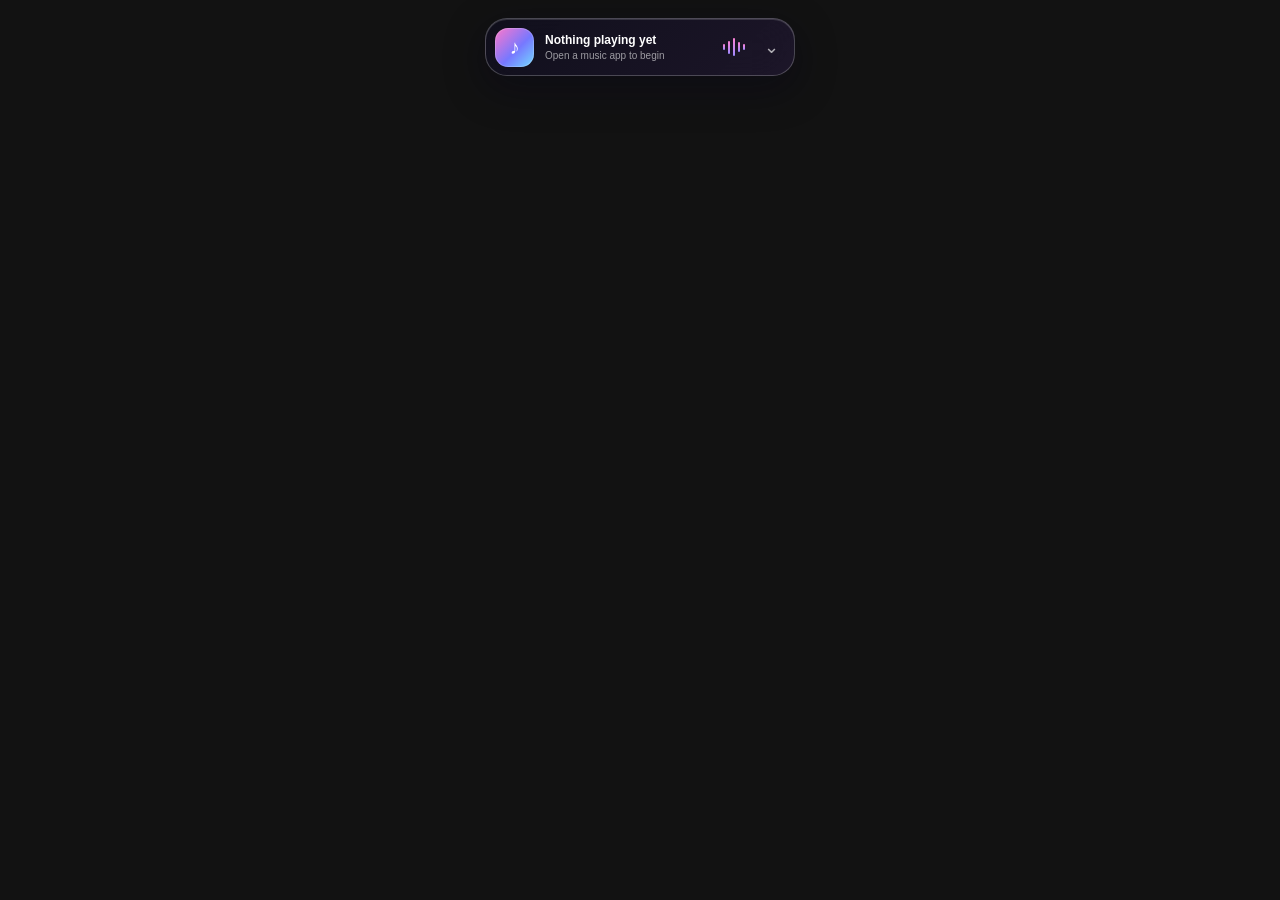
<file: frontend/index.html>
<!doctype html>
<html lang="en">
<head>
  <meta charset="utf-8" />
  <meta name="viewport" content="width=device-width, initial-scale=1" />
  <meta name="theme-color" content="#090914" />
  <title>Desktop Island</title>
  <link rel="stylesheet" href="styles.css" />
</head>
<body>
  <video id="wallpaper-video" class="wallpaper-video" muted loop playsinline></video>
  <iframe id="youtube-wallpaper" class="youtube-wallpaper hidden" title="YouTube music video wallpaper" allow="autoplay; encrypted-media; picture-in-picture" referrerpolicy="strict-origin-when-cross-origin"></iframe>
  <div class="wallpaper-base" id="wallpaper-base"></div>
  <canvas id="ambient-canvas" aria-hidden="true"></canvas>
  <div class="wallpaper-shade"></div>

  <header class="desktop-topline">
    <div class="brand-mark"><span class="brand-orb"></span><span>DESKTOP ISLAND</span></div>
    <div class="desktop-status"><span class="status-dot"></span><span id="status-label">READY FOR YOUR SOUND</span><button id="desktop-exit-top" class="exit-button" title="Exit Desktop Island">×</button></div>
  </header>

  <main class="desktop-scene">
    <section class="clock-block" aria-label="Clock">
      <div class="clock-date" id="date-label">WEDNESDAY · NOV 18</div>
      <time class="clock-time" id="time-label">11:42</time>
      <div class="clock-caption">YOUR DESKTOP, IN FLOW</div>
    </section>

    <section class="music-stage" aria-label="Now playing">
      <div class="stage-eyebrow"><span class="eyebrow-line"></span> SOUND IN MOTION <span class="eyebrow-line"></span></div>
      <div class="album-carousel" id="album-carousel">
        <article class="album-card album-card-back album-card-left" data-depth="left">
          <div class="album-art abstract-art violet-art"><span class="art-sphere"></span><span class="art-orbit"></span></div>
          <div class="card-caption"><span>YOUR MIX</span><b>After Hours</b></div>
        </article>
        <article class="album-card album-card-back album-card-right" data-depth="right">
          <div class="album-art abstract-art coral-art"><span class="art-sphere"></span><span class="art-orbit"></span></div>
          <div class="card-caption"><span>RADAR</span><b>New Frequencies</b></div>
        </article>
        <article class="album-card album-card-main" data-depth="main">
          <div class="album-art main-art" id="main-album-art">
            <img id="album-image" class="hidden" alt="Album cover" />
            <div class="art-placeholder" id="album-placeholder"><span class="placeholder-disc">◉</span><span>NOW<br/>PLAYING</span></div>
            <div class="art-gloss"></div>
          </div>
          <div class="card-caption current-caption"><span id="track-source">DESKTOP PLAYER</span><b id="track-title">Choose your soundtrack</b><small id="track-artist">Your favorite music, right here</small></div>
        </article>
      </div>
      <div class="carousel-indicator"><span class="indicator-active"></span><span></span><span></span><span></span></div>
    </section>
  </main>

  <section class="dynamic-island" id="dynamic-island">
    <button class="island-pill" id="island-toggle" aria-expanded="false" aria-controls="island-panel">
      <span class="island-cover" id="island-cover"><span>♪</span><img id="island-art" class="hidden" alt="" /></span>
      <span class="island-now"><b id="island-title">Nothing playing yet</b><small id="island-artist">Open a music app to begin</small></span>
      <span class="island-wave" id="island-wave" aria-hidden="true"><i></i><i></i><i></i><i></i><i></i></span>
      <span class="island-chevron" id="island-chevron">⌄</span>
    </button>

    <div class="island-panel" id="island-panel" aria-hidden="true">
      <div class="panel-header">
        <div><span class="panel-kicker">YOUR DESKTOP MUSIC HUB</span><h1>Find your next track.</h1></div>
        <button class="icon-button panel-close" id="panel-close" aria-label="Close panel">×</button>
      </div>

      <div class="provider-row" role="tablist" aria-label="Music providers">
        
        <button class="provider-chip" id="provider-chip-spotify" data-provider="spotify"><span class="provider-logo spotify-logo">●</span> Spotify</button>
        <button class="provider-chip active" id="provider-chip-youtube" data-provider="youtube"><span class="provider-logo youtube-logo">▶</span> YouTube</button>
        
      </div>

      <form class="search-box" id="music-search-form">
        <span class="search-symbol">⌕</span>
        <input id="music-search" type="search" placeholder="Search songs, artists, albums..." autocomplete="off" />
        <button type="submit">SEARCH <span>↗</span></button>
      </form>

      <div class="search-results hidden" id="search-results"></div><div class="service-setup hidden" id="service-setup"><input id="youtube-key" type="password" placeholder="YouTube API key" autocomplete="off"><input id="spotify-token" type="password" placeholder="Spotify API access token" autocomplete="off"><button id="save-service-keys">SAVE CONNECTIONS</button></div><div id="spotify-embed" class="spotify-embed hidden"></div>

      <div class="panel-content">
        <section class="now-playing-card">
          <div class="now-playing-head"><span>NOW PLAYING</span><span class="live-indicator"><i></i> LIVE</span></div>
          <div class="now-playing-main">
            <div class="mini-cover" id="mini-cover"><span>♪</span><img id="mini-art" class="hidden" alt="" /></div>
            <div class="playing-meta"><b id="panel-track-title">Choose your soundtrack</b><span id="panel-track-artist">Open a music app to begin</span><div class="progress-rail"><i id="progress-fill"></i></div></div>
          </div>
          <div class="player-footer"><span id="elapsed-time">0:00</span><div class="player-controls">
            <button class="control-button" id="btn-prev" aria-label="Previous track">|◀</button>
            <button class="control-button play-control" id="btn-play" aria-label="Play or pause">▶</button>
            <button class="control-button" id="btn-next" aria-label="Next track">▶|</button>
          </div><span id="duration-time">0:00</span></div>
        </section>

        <section class="video-card">
          <div class="video-card-top"><span>DESKTOP VIDEO</span><span class="video-state"><i></i><span id="video-status">WALLPAPER MODE</span></span></div>
          <div class="video-preview" id="video-preview">
            <span class="video-orb orb-one"></span><span class="video-orb orb-two"></span><span class="video-orb orb-three"></span>
            <div class="video-preview-copy"><span>SONG VISUALS</span><b>Let the music<br/>fill your screen.</b></div>
            <button id="choose-video" class="video-select-button">CHOOSE VIDEO <span>↗</span></button>
          </div>
          <div class="video-card-foot"><span>Muted video keeps your music clear</span><button id="toggle-video-audio" class="sound-switch" aria-pressed="false"><span></span> MUTE</button></div>
        </section>
      </div>

      <section class="tool-view hidden" id="tool-view"><header><b id="tool-view-title"></b><button class="icon-button" id="tool-view-close" aria-label="Close tool">×</button></header><div id="tool-view-content"></div></section>
      <div class="quick-tools">
        <button class="tool-card" data-tool="timer"><span class="tool-icon timer-icon">◷</span><span><b>Focus timer</b><small>25:00 · ready</small></span><span class="tool-arrow">↗</span></button>
        <button class="tool-card" data-tool="notes"><span class="tool-icon notes-icon">✎</span><span><b>Quick notes</b><small>Capture a thought</small></span><span class="tool-arrow">↗</span></button>
        <button class="tool-card" data-tool="calendar"><span class="tool-icon calendar-icon">▦</span><span><b>Calendar</b><small id="calendar-date">Today · 0 events</small></span><span class="tool-arrow">↗</span></button>
        <button class="tool-card" data-tool="system"><span class="tool-icon system-icon">◌</span><span><b>System pulse</b><small>Resource monitor</small></span><span class="tool-arrow">↗</span></button>
      </div>
      <div class="panel-bottom"><span>DESKTOP WIDGETS</span><button id="service-settings">MUSIC CONNECTIONS</button><button id="wallpaper-settings">VIDEO SETTINGS <span>↗</span></button><button id="exit-app">EXIT</button></div>
    </div>
  </section>

  <nav class="desktop-dock" aria-label="Quick actions">
    <button class="dock-button active" data-dock="music"><span>♫</span><small>Music</small></button>
    <button class="dock-button" data-dock="video"><span>▷</span><small>Visuals</small></button>
    <button class="dock-button" data-dock="tools"><span>✧</span><small>Widgets</small></button>
    <button class="dock-button" data-dock="settings"><span>⚙</span><small>Settings</small></button>
    <span class="dock-separator"></span>
    <div class="dock-clock"><b id="dock-time">11:42</b><small id="dock-date">NOV 18</small></div>
  </nav>

  <div class="toast" id="toast" role="status" aria-live="polite"></div>
  <script src="qrc:///qtwebchannel/qwebchannel.js"></script>
  <script src="app.js"></script>
</body>
</html>
</file>
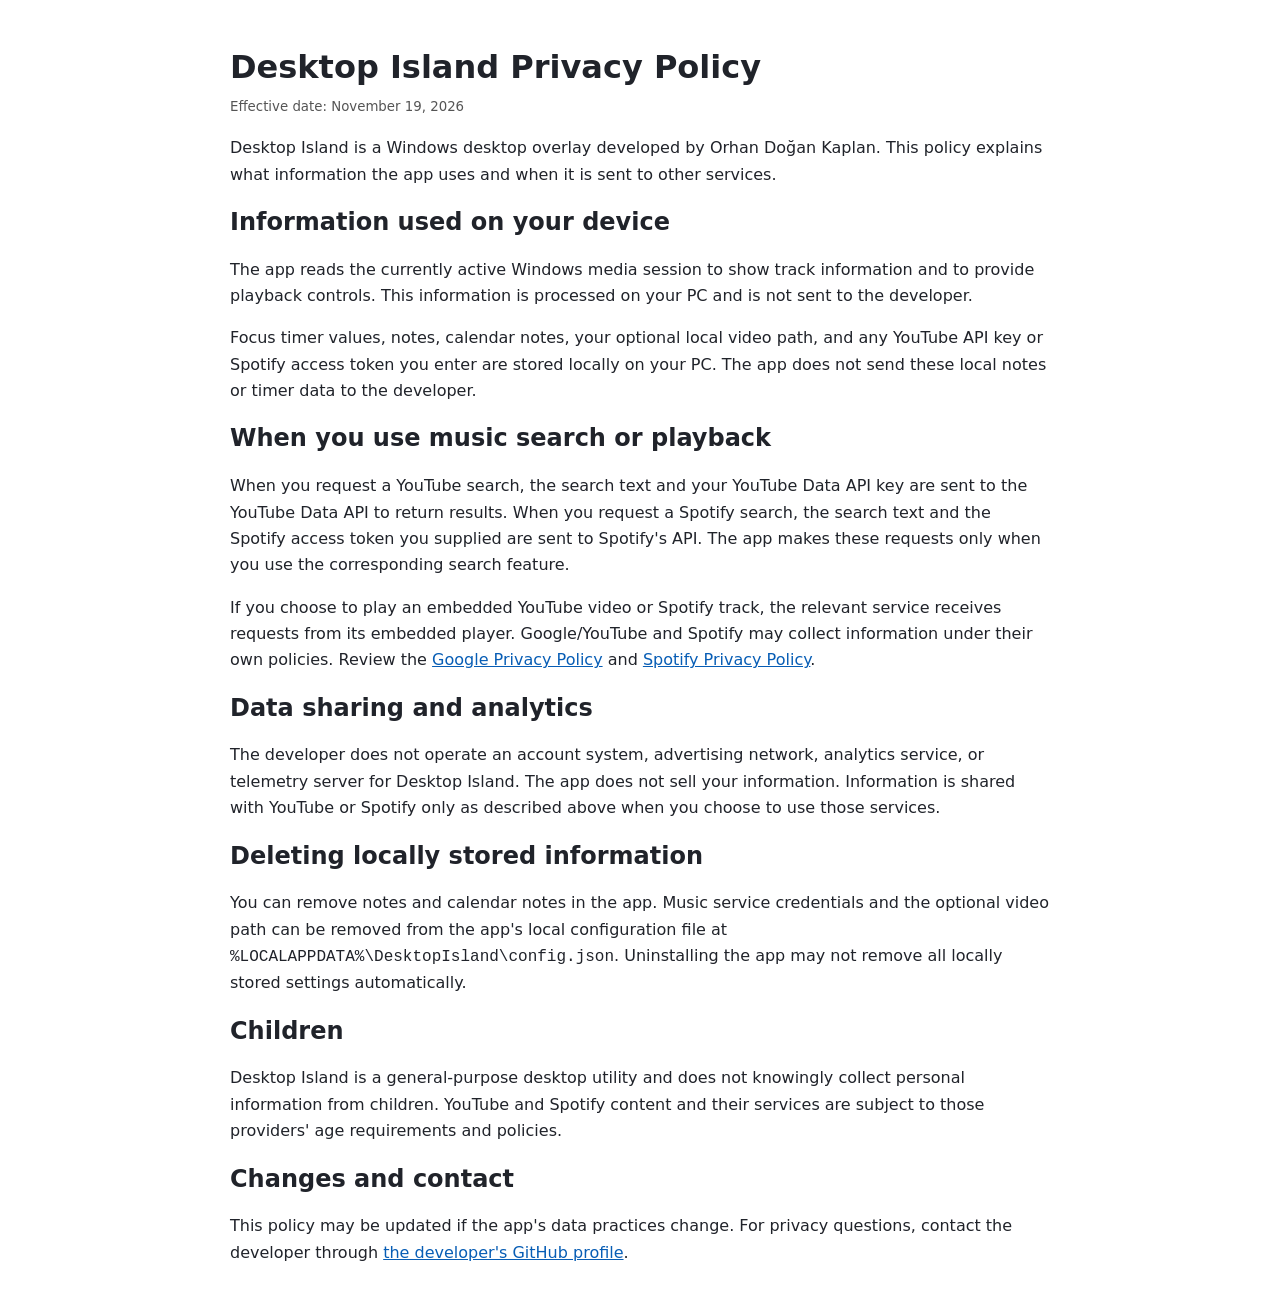
<file: privacy-policy.html>
<!doctype html>
<html lang="en">
<head>
  <meta charset="utf-8">
  <meta name="viewport" content="width=device-width, initial-scale=1">
  <meta name="description" content="Privacy policy for Desktop Island for Windows.">
  <title>Desktop Island Privacy Policy</title>
  <style>
    body{font:16px/1.65 system-ui,-apple-system,"Segoe UI",sans-serif;max-width:820px;margin:48px auto;padding:0 22px;color:#20232a}
    h1,h2{line-height:1.2}h1{margin-bottom:.2em}small{color:#555}a{color:#075db5}
  </style>
</head>
<body>
  <main>
    <h1>Desktop Island Privacy Policy</h1>
    <small>Effective date: November 19, 2026</small>

    <p>Desktop Island is a Windows desktop overlay developed by Orhan Doğan Kaplan. This policy explains what information the app uses and when it is sent to other services.</p>

    <h2>Information used on your device</h2>
    <p>The app reads the currently active Windows media session to show track information and to provide playback controls. This information is processed on your PC and is not sent to the developer.</p>
    <p>Focus timer values, notes, calendar notes, your optional local video path, and any YouTube API key or Spotify access token you enter are stored locally on your PC. The app does not send these local notes or timer data to the developer.</p>

    <h2>When you use music search or playback</h2>
    <p>When you request a YouTube search, the search text and your YouTube Data API key are sent to the YouTube Data API to return results. When you request a Spotify search, the search text and the Spotify access token you supplied are sent to Spotify's API. The app makes these requests only when you use the corresponding search feature.</p>
    <p>If you choose to play an embedded YouTube video or Spotify track, the relevant service receives requests from its embedded player. Google/YouTube and Spotify may collect information under their own policies. Review the <a href="https://policies.google.com/privacy">Google Privacy Policy</a> and <a href="https://www.spotify.com/legal/privacy-policy/">Spotify Privacy Policy</a>.</p>

    <h2>Data sharing and analytics</h2>
    <p>The developer does not operate an account system, advertising network, analytics service, or telemetry server for Desktop Island. The app does not sell your information. Information is shared with YouTube or Spotify only as described above when you choose to use those services.</p>

    <h2>Deleting locally stored information</h2>
    <p>You can remove notes and calendar notes in the app. Music service credentials and the optional video path can be removed from the app's local configuration file at <code>%LOCALAPPDATA%\DesktopIsland\config.json</code>. Uninstalling the app may not remove all locally stored settings automatically.</p>

    <h2>Children</h2>
    <p>Desktop Island is a general-purpose desktop utility and does not knowingly collect personal information from children. YouTube and Spotify content and their services are subject to those providers' age requirements and policies.</p>

    <h2>Changes and contact</h2>
    <p>This policy may be updated if the app's data practices change. For privacy questions, contact the developer through <a href="https://github.com/orhandogankaplan">the developer's GitHub profile</a>.</p>
  </main>
</body>
</html>
</file>
<file: frontend/styles.css>
:root {
  color-scheme: dark;
  --ink: #f8f7ff;
  --muted: rgba(239, 235, 255, .64);
  --soft: rgba(239, 235, 255, .38);
  --glass: rgba(22, 18, 38, .77);
  --glass-strong: rgba(19, 16, 32, .92);
  --line: rgba(255,255,255,.14);
  --pink: #ff5fc8;
  --violet: #a279ff;
  --cyan: #69e6ff;
  --lime: #b8f47c;
  --shadow: 0 34px 120px rgba(8, 5, 23, .5);
}

* { box-sizing: border-box; }
html, body { width: 100%; height: 100%; margin: 0; overflow: hidden; }
body {
  color: var(--ink);
  font-family: "Segoe UI Variable", "Segoe UI", Inter, sans-serif;
  background: #171526;
  user-select: none;
  -webkit-font-smoothing: antialiased;
}
button, input { font: inherit; }
button { color: inherit; }
.hidden { display: none !important; }

.wallpaper-base, .wallpaper-video, #ambient-canvas, .wallpaper-shade {
  position: fixed; inset: 0; width: 100%; height: 100%; pointer-events: none;
}
.wallpaper-video { z-index: 0; object-fit: cover; opacity: .9; }
.wallpaper-base {
  z-index: -3;
  background:
    radial-gradient(ellipse at 80% 16%, rgba(255,109,212,.9), transparent 25%),
    radial-gradient(ellipse at 16% 86%, rgba(108,93,255,.78), transparent 34%),
    radial-gradient(ellipse at 50% 50%, rgba(39,69,141,.56), transparent 44%),
    linear-gradient(124deg, #24163c 0%, #32225f 36%, #111b3b 67%, #321b50 100%);
  overflow: hidden;
}
.wallpaper-base::before, .wallpaper-base::after {
  content: ""; position: absolute; width: 76vw; height: 30vw; border-radius: 50%;
  filter: blur(42px); opacity: .42; transform: rotate(-22deg);
}
.wallpaper-base::before { background: linear-gradient(90deg, transparent, #fa52ce, #836aff, transparent); left: -12vw; top: 27vh; }
.wallpaper-base::after { background: linear-gradient(90deg, transparent, #ff9a75, #9f6dff, transparent); right: -20vw; bottom: 6vh; transform: rotate(18deg); }
#ambient-canvas { z-index: 1; opacity: .72; }
.wallpaper-shade { z-index: 2; background: linear-gradient(180deg, rgba(10,8,23,.12), transparent 34%, rgba(7,6,17,.24)); }

.desktop-topline { position: fixed; z-index: 5; top: 25px; left: 36px; right: 36px; display: flex; justify-content: space-between; align-items: center; pointer-events: none; }
.brand-mark, .desktop-status { display: flex; align-items: center; gap: 10px; color: rgba(255,255,255,.65); font-size: 10px; letter-spacing: .22em; font-weight: 700; text-shadow: 0 2px 16px rgba(0,0,0,.4); }
.brand-orb { width: 9px; height: 9px; border-radius: 50%; background: #ff75d6; box-shadow: 0 0 18px #ff69cf, 0 0 34px rgba(180,118,255,.8); }
.status-dot { width: 6px; height: 6px; border-radius: 50%; background: var(--lime); box-shadow: 0 0 12px var(--lime); }

.desktop-scene { position: fixed; inset: 0; z-index: 3; pointer-events: none; }
.clock-block { position: absolute; top: 16.5vh; right: clamp(8vw, 13vw, 240px); text-align: right; perspective: 700px; animation: clock-hover 9s ease-in-out infinite; }
.clock-date { color: rgba(255,255,255,.77); font-size: 11px; font-weight: 650; letter-spacing: .34em; text-transform: uppercase; margin: 0 4px 3px 0; }
.clock-time { display: block; font-size: clamp(72px, 8.6vw, 140px); font-weight: 250; letter-spacing: -.09em; line-height: .95; color: #fff9ff; text-shadow: 0 5px 34px rgba(13,10,30,.28), 0 0 60px rgba(253,183,255,.16); font-variant-numeric: tabular-nums; }
.clock-caption { margin: 11px 7px 0 0; color: rgba(246,224,255,.64); font-size: 10px; font-weight: 700; letter-spacing: .27em; }

.music-stage { position: absolute; left: 50%; top: 29%; width: min(820px, 72vw); transform: translateX(-50%); text-align: center; perspective: 1300px; }
.stage-eyebrow { display: flex; justify-content: center; align-items: center; gap: 13px; color: rgba(252,239,255,.72); font-size: 9px; letter-spacing: .31em; font-weight: 750; text-shadow: 0 3px 12px rgba(0,0,0,.4); }
.eyebrow-line { display: inline-block; width: 32px; height: 1px; background: linear-gradient(90deg, transparent, rgba(255,255,255,.8)); }
.eyebrow-line:last-child { transform: rotate(180deg); }
.album-carousel { position: relative; height: clamp(290px, 34vw, 470px); display: flex; align-items: center; justify-content: center; transform-style: preserve-3d; margin-top: 24px; }
.album-card { position: absolute; width: clamp(190px, 20vw, 270px); border-radius: 24px; padding: 10px; text-align: left; overflow: hidden; background: linear-gradient(145deg, rgba(255,255,255,.27), rgba(255,255,255,.08)); border: 1px solid rgba(255,255,255,.3); box-shadow: 0 32px 72px rgba(8,6,24,.36), inset 0 1px 1px rgba(255,255,255,.36); transform-style: preserve-3d; transition: transform .7s cubic-bezier(.2,.8,.2,1), filter .6s ease; backdrop-filter: blur(16px); -webkit-backdrop-filter: blur(16px); }
.album-card-main { z-index: 3; transform: translateZ(80px) rotateY(-3deg) rotateX(2deg); }
.album-card-left { z-index: 1; transform: translateX(-72%) translateZ(-65px) rotateY(28deg) rotateX(4deg) scale(.84); filter: brightness(.72) saturate(.9); }
.album-card-right { z-index: 1; transform: translateX(72%) translateZ(-65px) rotateY(-28deg) rotateX(4deg) scale(.84); filter: brightness(.72) saturate(.9); }
.album-carousel:hover .album-card-main { transform: translateZ(100px) rotateY(-7deg) rotateX(4deg) translateY(-4px); }
.album-carousel:hover .album-card-left { transform: translateX(-79%) translateZ(-90px) rotateY(33deg) rotateX(6deg) scale(.83); }
.album-carousel:hover .album-card-right { transform: translateX(79%) translateZ(-90px) rotateY(-33deg) rotateX(6deg) scale(.83); }
.album-art { position: relative; aspect-ratio: 1 / 1; border-radius: 16px; overflow: hidden; background: #423066; box-shadow: inset 0 0 0 1px rgba(255,255,255,.15); transform: translateZ(22px); }
.main-art { background: radial-gradient(circle at 72% 24%, #ffdb80, transparent 16%), radial-gradient(circle at 35% 76%, #f35bbd, transparent 38%), linear-gradient(135deg, #3944a8, #f26aa8 52%, #ffbe72); }
.main-art img { width: 100%; height: 100%; object-fit: cover; display: block; }
.art-placeholder { position: absolute; inset: 0; display: flex; flex-direction: column; align-items: center; justify-content: center; gap: 12px; color: rgba(255,255,255,.9); font-size: 9px; letter-spacing: .28em; font-weight: 800; text-align: center; text-shadow: 0 4px 14px rgba(35,8,48,.28); }
.placeholder-disc { font-size: 90px; line-height: .8; font-weight: 200; filter: drop-shadow(0 8px 16px rgba(44,8,74,.35)); }
.art-gloss { position: absolute; inset: -40% -50% auto auto; width: 100%; height: 120%; background: linear-gradient(120deg, transparent 38%, rgba(255,255,255,.3) 50%, transparent 61%); transform: rotate(14deg); pointer-events: none; }
.abstract-art { height: auto; }
.violet-art { background: radial-gradient(circle at 65% 40%, #ffc7ed, transparent 14%), radial-gradient(ellipse at 40% 55%, #9c68ff, transparent 38%), linear-gradient(145deg,#242d78,#501e72 55%,#ff66c6); }
.coral-art { background: radial-gradient(circle at 68% 32%, #fff2bb, transparent 17%), radial-gradient(ellipse at 30% 80%, #ff907a, transparent 35%), linear-gradient(140deg,#ed4f9d,#883ad1 60%,#352a76); }
.art-sphere { position: absolute; left: 34%; top: 26%; width: 35%; aspect-ratio: 1; border-radius: 50%; background: linear-gradient(150deg,rgba(255,255,255,.83),rgba(250,177,244,.18) 48%,rgba(32,14,83,.78)); box-shadow: inset -18px -12px 28px rgba(10,6,48,.44), 0 0 34px rgba(255,154,234,.48); }
.art-orbit { position: absolute; left: 11%; top: 38%; width: 78%; height: 26%; border: 1px solid rgba(255,255,255,.64); border-radius: 50%; transform: rotate(-28deg); box-shadow: 0 0 12px rgba(255,255,255,.28); }
.card-caption { padding: 13px 8px 9px; display: flex; flex-direction: column; gap: 4px; transform: translateZ(30px); }
.card-caption span { font-size: 8px; letter-spacing: .2em; color: rgba(255,255,255,.62); font-weight: 750; }
.card-caption b { font-size: 14px; letter-spacing: -.02em; font-weight: 700; white-space: nowrap; overflow: hidden; text-overflow: ellipsis; }
.card-caption small { color: rgba(255,255,255,.6); font-size: 10px; }
.carousel-indicator { display: flex; justify-content: center; gap: 6px; margin: 7px auto 0; }
.carousel-indicator span { height: 4px; width: 4px; border-radius: 5px; background: rgba(255,255,255,.48); }
.carousel-indicator .indicator-active { width: 22px; background: #fff; box-shadow: 0 0 12px rgba(255,255,255,.72); }

.dynamic-island { position: fixed; z-index: 20; top: 19px; left: 50%; width: min(760px, calc(100vw - 30px)); transform: translateX(-50%); perspective: 1200px; }
.island-pill { width: fit-content; min-width: 310px; max-width: min(470px, calc(100vw - 30px)); height: 58px; margin: 0 auto; padding: 8px 13px 8px 9px; display: flex; align-items: center; gap: 11px; border-radius: 22px; color: #fff; text-align: left; background: linear-gradient(135deg,rgba(16,15,29,.9),rgba(31,23,46,.82)); border: 1px solid rgba(255,255,255,.23); box-shadow: 0 12px 40px rgba(8,5,25,.42), inset 0 1px 0 rgba(255,255,255,.14); backdrop-filter: blur(24px) saturate(1.35); -webkit-backdrop-filter: blur(24px) saturate(1.35); cursor: pointer; transition: width .42s cubic-bezier(.2,.8,.2,1), transform .3s ease, box-shadow .3s ease; }
.island-pill:hover { transform: translateY(-2px); box-shadow: 0 16px 48px rgba(9,5,25,.5), 0 0 24px rgba(190,113,255,.16), inset 0 1px 0 rgba(255,255,255,.2); }
.island-cover { width: 39px; height: 39px; flex: 0 0 39px; border-radius: 13px; display: grid; place-items: center; overflow: hidden; color: #fff; font-size: 20px; background: linear-gradient(135deg,#ff77ca,#7778ff 56%,#73d9ff); box-shadow: inset 0 0 0 1px rgba(255,255,255,.18); }
.island-cover img { width: 100%; height: 100%; object-fit: cover; }
.island-now { flex: 1; min-width: 0; display: flex; flex-direction: column; gap: 3px; }
.island-now b { font-size: 12px; font-weight: 650; white-space: nowrap; overflow: hidden; text-overflow: ellipsis; }
.island-now small { font-size: 10px; color: rgba(255,255,255,.58); white-space: nowrap; overflow: hidden; text-overflow: ellipsis; }
.island-wave { height: 23px; display: flex; gap: 3px; align-items: center; margin: 0 5px; }
.island-wave i { width: 2px; height: 6px; border-radius: 3px; background: linear-gradient(180deg,#ff81d6,#9e8aff); animation: wave 1.1s ease-in-out infinite alternate; }
.island-wave i:nth-child(2) { animation-delay: .16s; height: 13px; }
.island-wave i:nth-child(3) { animation-delay: .3s; height: 18px; }
.island-wave i:nth-child(4) { animation-delay: .09s; height: 10px; }
.island-wave i:nth-child(5) { animation-delay: .24s; }
.island-wave.paused i { animation-play-state: paused; transform: scaleY(.4); }
.island-chevron { width: 20px; color: rgba(255,255,255,.66); font-size: 18px; text-align: center; transition: transform .3s ease; }
.dynamic-island.expanded .island-chevron { transform: rotate(180deg); }

.island-panel { position: absolute; top: 68px; left: 50%; width: 100%; padding: 24px; border-radius: 30px; opacity: 0; visibility: hidden; transform: translate(-50%,-9px) rotateX(-5deg) scale(.985); transform-origin: 50% 0; background: linear-gradient(145deg,rgba(20,17,36,.94),rgba(27,22,44,.88)); border: 1px solid rgba(255,255,255,.18); box-shadow: var(--shadow), inset 0 1px 0 rgba(255,255,255,.15); backdrop-filter: blur(34px) saturate(1.35); -webkit-backdrop-filter: blur(34px) saturate(1.35); transition: opacity .28s ease, transform .38s cubic-bezier(.2,.8,.2,1), visibility .28s; pointer-events: none; max-height: min(80vh, 780px); overflow-y: auto; scrollbar-width: thin; scrollbar-color: rgba(255,255,255,.2) transparent; }
.dynamic-island.expanded .island-panel { opacity: 1; visibility: visible; transform: translate(-50%,0) rotateX(0) scale(1); pointer-events: auto; }
.panel-header { display: flex; align-items: flex-start; justify-content: space-between; margin: 1px 2px 19px; }
.panel-kicker { color: #f4a9ec; font-size: 8px; letter-spacing: .23em; font-weight: 800; }
.panel-header h1 { margin: 6px 0 0; font-size: 23px; font-weight: 640; letter-spacing: -.045em; }
.icon-button { border: 1px solid var(--line); width: 32px; height: 32px; border-radius: 11px; background: rgba(255,255,255,.06); color: rgba(255,255,255,.76); font-size: 20px; cursor: pointer; }
.provider-row { display: flex; align-items: center; gap: 7px; margin-bottom: 12px; overflow-x: auto; padding: 1px 1px 4px; scrollbar-width: none; }
.provider-chip { flex: 0 0 auto; height: 30px; padding: 0 11px; border-radius: 99px; border: 1px solid rgba(255,255,255,.12); background: rgba(255,255,255,.055); color: rgba(255,255,255,.7); font-size: 10px; cursor: pointer; transition: .2s; }
.provider-chip:hover, .provider-chip.active { color: #fff; background: rgba(206,145,255,.19); border-color: rgba(220,166,255,.48); box-shadow: 0 0 18px rgba(174,112,255,.1); }
.provider-logo { margin-right: 4px; font-size: 9px; }
.spotify-logo { color: #9eea85; }
.youtube-logo { color: #ff777c; }
.apple-logo { color: #f3c2ff; }
.search-box { display: flex; align-items: center; gap: 11px; height: 48px; padding: 5px 7px 5px 14px; border: 1px solid rgba(255,255,255,.16); border-radius: 15px; background: rgba(255,255,255,.055); box-shadow: inset 0 1px 5px rgba(0,0,0,.12); }
.search-symbol { color: rgba(255,255,255,.55); font-size: 23px; line-height: 1; }
.search-box input { min-width: 0; flex: 1; border: 0; outline: 0; background: transparent; color: #fff; font-size: 12px; }
.search-box input::placeholder { color: rgba(255,255,255,.43); }
.search-box button { height: 34px; padding: 0 12px; border: 0; border-radius: 10px; background: linear-gradient(120deg,#f273ce,#8e7bff); color: #fff; font-size: 9px; font-weight: 800; letter-spacing: .08em; cursor: pointer; box-shadow: 0 5px 18px rgba(188,103,255,.25); }
.search-box button span { padding-left: 7px; font-size: 13px; }

.panel-content { display: grid; grid-template-columns: 1fr 1fr; gap: 11px; margin-top: 13px; }
.now-playing-card, .video-card { min-width: 0; border: 1px solid rgba(255,255,255,.13); border-radius: 20px; background: linear-gradient(140deg,rgba(255,255,255,.075),rgba(255,255,255,.025)); overflow: hidden; }
.now-playing-card { padding: 15px 15px 12px; }
.now-playing-head, .video-card-top { display: flex; align-items: center; justify-content: space-between; color: rgba(255,255,255,.61); font-size: 8px; letter-spacing: .18em; font-weight: 800; }
.live-indicator { color: #a7f19b; display: flex; align-items: center; gap: 5px; font-size: 8px; }
.live-indicator i, .video-state i { display: inline-block; width: 5px; height: 5px; border-radius: 50%; background: #a7f19b; box-shadow: 0 0 9px #8de985; }
.now-playing-main { display: flex; gap: 12px; align-items: center; margin: 16px 0 13px; min-width: 0; }
.mini-cover { width: 55px; height: 55px; flex: 0 0 55px; display: grid; place-items: center; border-radius: 15px; overflow: hidden; color: #fff; font-size: 30px; background: linear-gradient(135deg,#f48bcf,#897bff 55%,#67cced); box-shadow: 0 8px 22px rgba(3,1,10,.27), inset 0 0 0 1px rgba(255,255,255,.2); }
.mini-cover img { width: 100%; height: 100%; object-fit: cover; }
.playing-meta { flex: 1; min-width: 0; display: flex; flex-direction: column; gap: 5px; }
.playing-meta b { font-size: 12px; white-space: nowrap; overflow: hidden; text-overflow: ellipsis; }
.playing-meta > span { font-size: 10px; color: rgba(255,255,255,.58); white-space: nowrap; overflow: hidden; text-overflow: ellipsis; }
.progress-rail { height: 3px; border-radius: 4px; margin-top: 4px; background: rgba(255,255,255,.15); overflow: hidden; }
.progress-rail i { display: block; width: 0; height: 100%; border-radius: inherit; background: linear-gradient(90deg,#8d7aff,#fc72cf); transition: width .3s linear; }
.player-footer { display: grid; grid-template-columns: 1fr auto 1fr; align-items: center; color: rgba(255,255,255,.43); font-size: 8px; font-variant-numeric: tabular-nums; }
.player-footer > span:last-child { text-align: right; }
.player-controls { display: flex; align-items: center; gap: 12px; }
.control-button { border: 0; background: transparent; color: rgba(255,255,255,.76); font-size: 12px; cursor: pointer; padding: 4px; }
.control-button:hover { color: #fff; }
.play-control { width: 29px; height: 29px; display: grid; place-items: center; padding: 0 0 0 2px; border-radius: 50%; color: #231629; background: linear-gradient(135deg,#fff,#f8c7f4); box-shadow: 0 0 16px rgba(255,209,250,.25); }

.video-card { display: flex; flex-direction: column; }
.video-card-top { padding: 15px 14px 8px; }
.video-state { display: flex; align-items: center; gap: 6px; color: rgba(255,255,255,.49); font-size: 7px; letter-spacing: .12em; }
.video-preview { position: relative; height: 112px; margin: 0 9px; border-radius: 13px; overflow: hidden; background: radial-gradient(ellipse at 78% 35%,rgba(255,192,244,.8),transparent 24%), radial-gradient(ellipse at 38% 95%,rgba(252,76,185,.9),transparent 42%), linear-gradient(130deg,#31225f,#aa53ca 55%,#ed71a2); }
.video-preview::before { content:""; position:absolute; inset:0; background:linear-gradient(110deg,rgba(14,11,31,.62),transparent 78%); }
.video-orb { position:absolute; border-radius:50%; filter:blur(2px); border:1px solid rgba(255,255,255,.51); box-shadow:0 0 30px rgba(255,255,255,.2); }
.orb-one { width:106px;height:106px;right:17px;top:7px; background:radial-gradient(circle at 30% 28%,rgba(255,255,255,.8),rgba(252,104,211,.05) 40%,rgba(69,24,130,.45)); }
.orb-two { width:155px;height:42px;right:-13px;top:43px; transform:rotate(-23deg); border-color:rgba(255,218,252,.68); }
.orb-three { width:52px;height:52px;right:54px;top:26px; background:linear-gradient(135deg,rgba(255,246,221,.76),rgba(252,88,213,.15)); }
.video-preview-copy { position: absolute; left: 13px; top: 13px; display: flex; flex-direction: column; gap: 7px; text-shadow: 0 2px 8px rgba(0,0,0,.4); }
.video-preview-copy span { color: rgba(255,255,255,.69); font-size: 7px; letter-spacing: .17em; font-weight: 800; }
.video-preview-copy b { font-size: 14px; line-height: 1.05; letter-spacing: -.03em; }
.video-select-button { position:absolute; z-index:2; right:9px; bottom:8px; height:25px; padding:0 9px; border:1px solid rgba(255,255,255,.38); border-radius:8px; color:#fff; background:rgba(24,17,44,.56); font-size:7px; letter-spacing:.09em; font-weight:800; cursor:pointer; backdrop-filter:blur(8px); }
.video-select-button:hover { background:rgba(255,255,255,.19); }
.video-card-foot { display: flex; justify-content: space-between; align-items: center; gap: 6px; padding: 9px 13px 10px; color: rgba(255,255,255,.49); font-size: 8px; }
.sound-switch { white-space: nowrap; display: flex; align-items: center; gap: 6px; border: 0; background: transparent; color: rgba(255,255,255,.66); font-size: 7px; letter-spacing: .1em; cursor: pointer; }
.sound-switch > span { width: 18px; height: 10px; border-radius: 7px; background: rgba(255,255,255,.21); position: relative; transition: .2s; }
.sound-switch > span::after { content:""; position:absolute; width:6px;height:6px;left:2px;top:2px;border-radius:50%;background:#fff;transition:.2s; }
.sound-switch[aria-pressed="true"] > span { background: rgba(180,113,255,.75); }
.sound-switch[aria-pressed="true"] > span::after { transform:translateX(8px); }

.quick-tools { display: grid; grid-template-columns: repeat(4,1fr); gap: 8px; margin-top: 12px; }
.tool-card { min-width: 0; display: flex; align-items: center; gap: 9px; padding: 10px 9px; border: 1px solid rgba(255,255,255,.115); border-radius: 14px; background: rgba(255,255,255,.045); text-align: left; cursor: pointer; transition: transform .22s ease, background .22s ease, border-color .22s ease; }
.tool-card:hover { transform: translateY(-3px); background: rgba(255,255,255,.1); border-color: rgba(230,199,255,.35); }
.tool-icon { width: 28px; height: 28px; flex: 0 0 28px; display: grid; place-items: center; border-radius: 9px; background: linear-gradient(140deg,rgba(255,255,255,.18),rgba(255,255,255,.055)); font-size: 16px; }
.timer-icon { color: #a9e6ff; }.notes-icon { color: #ffc0e8; }.calendar-icon { color: #d4c1ff; }.system-icon { color: #b9f49c; }
.tool-card > span:nth-child(2) { min-width: 0; display: flex; flex-direction: column; gap: 3px; }
.tool-card b { font-size: 9px; font-weight: 650; white-space: nowrap; overflow: hidden; text-overflow: ellipsis; }
.tool-card small { color: rgba(255,255,255,.48); font-size: 7px; white-space: nowrap; overflow: hidden; text-overflow: ellipsis; }
.tool-arrow { margin-left: auto; color: rgba(255,255,255,.41); font-size: 11px; }
.panel-bottom { display: flex; align-items: center; justify-content: space-between; margin: 13px 2px 0; color: rgba(255,255,255,.38); font-size: 7px; letter-spacing: .18em; font-weight: 800; }
.panel-bottom button { border: 0; color: rgba(255,255,255,.67); background: transparent; font-size: 7px; letter-spacing: .1em; font-weight: 800; cursor: pointer; }
.panel-bottom button:hover { color: #fff; }

.desktop-dock { position: fixed; z-index: 8; left: 50%; bottom: 22px; transform: translateX(-50%); height: 64px; padding: 6px 12px; display: flex; align-items: center; gap: 4px; border-radius: 22px; border: 1px solid rgba(255,255,255,.21); background: linear-gradient(135deg,rgba(25,20,44,.78),rgba(38,25,52,.64)); box-shadow: 0 15px 50px rgba(6,4,19,.34), inset 0 1px 0 rgba(255,255,255,.15); backdrop-filter: blur(25px) saturate(1.3); -webkit-backdrop-filter: blur(25px) saturate(1.3); }
.dock-button { width: 53px; height: 49px; display: flex; flex-direction: column; align-items: center; justify-content: center; gap: 3px; border: 0; border-radius: 15px; color: rgba(255,255,255,.56); background: transparent; cursor: pointer; transition: .2s; }
.dock-button > span { font-size: 18px; line-height: 20px; }
.dock-button small { font-size: 7px; }
.dock-button:hover { color: #fff; background: rgba(255,255,255,.08); transform: translateY(-2px); }
.dock-button.active { color: #fff; background: linear-gradient(145deg,rgba(236,137,230,.24),rgba(158,132,255,.16)); box-shadow: inset 0 0 0 1px rgba(255,255,255,.11); }
.dock-separator { width: 1px; height: 31px; margin: 0 7px; background: rgba(255,255,255,.2); }
.dock-clock { min-width: 54px; display: flex; flex-direction: column; align-items: center; gap: 3px; padding: 0 4px; font-variant-numeric: tabular-nums; }
.dock-clock b { font-size: 12px; }
.dock-clock small { color: rgba(255,255,255,.48); font-size: 7px; letter-spacing: .1em; }
.toast { position: fixed; z-index: 50; left: 50%; bottom: 105px; transform: translate(-50%,12px); padding: 11px 16px; border: 1px solid rgba(255,255,255,.19); border-radius: 12px; background: rgba(22,17,36,.88); color: #fff; font-size: 11px; opacity: 0; pointer-events: none; transition: .25s; backdrop-filter: blur(16px); box-shadow: 0 12px 40px rgba(5,2,18,.32); }
.toast.visible { opacity: 1; transform: translate(-50%,0); }

@keyframes wave { from { transform: scaleY(.45); opacity: .65; } to { transform: scaleY(1.15); opacity: 1; } }
@keyframes clock-hover { 0%,100% { transform: translateY(0) rotateX(0); } 50% { transform: translateY(-4px) rotateX(1.3deg); } }

@media (max-width: 780px) {
  .desktop-topline { top: 14px; left: 15px; right: 15px; }
  .desktop-status { display: none; }
  .clock-block { top: 14vh; right: 8vw; }
  .music-stage { top: 32%; width: 92vw; }
  .album-card { width: clamp(165px,31vw,220px); }
  .album-card-left { transform: translateX(-65%) translateZ(-70px) rotateY(28deg) scale(.8); }
  .album-card-right { transform: translateX(65%) translateZ(-70px) rotateY(-28deg) scale(.8); }
  .island-panel { padding: 19px; border-radius: 24px; }
  .quick-tools { grid-template-columns: repeat(2,1fr); }
  .desktop-dock { bottom: 10px; }
}
@media (max-width: 520px) {
  .island-pill { min-width: 0; width: 100%; height: 53px; }
  .island-panel { top: 61px; max-height: 82vh; padding: 16px; }
  .panel-header h1 { font-size: 20px; }
  .panel-content { grid-template-columns: 1fr; }
  .video-preview { height: 125px; }
  .music-stage { top: 38%; }
  .album-carousel { height: 290px; }
  .album-card { width: 170px; border-radius: 20px; }
  .album-card-left { transform: translateX(-61%) translateZ(-75px) rotateY(32deg) scale(.76); }
  .album-card-right { transform: translateX(61%) translateZ(-75px) rotateY(-32deg) scale(.76); }
  .clock-block { top: 16vh; right: 7vw; }
  .clock-time { font-size: 58px; }
  .clock-date { font-size: 8px; }
  .clock-caption { font-size: 8px; }
  .dock-button { width: 44px; }
  .desktop-dock { height: 58px; }
}
@media (prefers-reduced-motion: reduce) {
  *, *::before, *::after { animation-duration: .01ms !important; transition-duration: .01ms !important; scroll-behavior: auto !important; }
}
.exit-button { margin-left: 14px; width: 28px; height: 28px; border: 1px solid rgba(255,255,255,.19); border-radius: 50%; background: rgba(255,255,255,.08); color: rgba(255,255,255,.82); font-size: 20px; line-height: 1; cursor: pointer; transition: .2s ease; }
.exit-button:hover { background: #ff5f86; border-color: #ff5f86; color: white; transform: rotate(90deg); }
/* Desktop shell mode: the native host is transparent; Windows desktop shows through. */
html, body { background: transparent !important; }
body { overflow: hidden; }
.wallpaper-base, #ambient-canvas, .wallpaper-shade, .desktop-topline, .desktop-scene, .desktop-dock { display: none !important; }
.wallpaper-video { z-index: 0; opacity: 1; pointer-events: none; }
.dynamic-island { z-index: 20; top: 18px; left: 50%; width: min(760px, calc(100vw - 28px)); }
.island-panel { max-height: min(82vh, 760px); }
.island-panel[aria-hidden="true"] { pointer-events: none; }
.island-panel[aria-hidden="false"] { pointer-events: auto; }
.panel-bottom { gap: 12px; }
.panel-bottom button#exit-app { color: #ff9cab; }
.search-results { margin-top: 8px; border: 1px solid rgba(255,255,255,.13); border-radius: 14px; background: rgba(9,8,18,.42); overflow: hidden; }
.search-results.hidden { display: none; }
.search-result { display: flex; align-items: center; gap: 10px; width: 100%; padding: 9px 12px; border: 0; border-bottom: 1px solid rgba(255,255,255,.07); background: transparent; color: #fff; text-align: left; cursor: pointer; }
.search-result:last-child { border-bottom: 0; }
.search-result:hover { background: rgba(255,255,255,.08); }
.search-result b { display: block; font-size: 11px; }
.search-result small { display: block; margin-top: 3px; color: var(--muted); font-size: 9px; }
.result-play { margin-left: auto; color: #b9f49c; }
.tool-view { margin-top: 11px; padding: 13px; border: 1px solid rgba(255,255,255,.13); border-radius: 17px; background: rgba(6,6,15,.36); }
.tool-view.hidden { display: none; }
.tool-view > header { display: flex; align-items: center; justify-content: space-between; margin-bottom: 10px; text-transform: uppercase; letter-spacing: .15em; font-size: 9px; }
.tool-view textarea, .tool-view input { width: 100%; padding: 10px; border: 1px solid var(--line); border-radius: 10px; outline: none; background: rgba(255,255,255,.06); color: white; }
.tool-view textarea { min-height: 95px; resize: vertical; }
.tool-view button:not(.icon-button) { margin: 5px 5px 0 0; padding: 8px 12px; border: 1px solid var(--line); border-radius: 10px; background: rgba(255,255,255,.08); cursor: pointer; }
.timer-display { text-align: center; font-size: 36px; font-variant-numeric: tabular-nums; padding: 8px; }
.calendar-grid { display: grid; grid-template-columns: repeat(7,1fr); gap: 4px; }
.calendar-grid button { min-width: 0; padding: 7px 0 !important; text-align: center; }
.calendar-grid .selected { background: rgba(218,140,255,.3) !important; border-color: #d99cff !important; }
@media (max-width: 780px) { .dynamic-island { top: 10px; } .island-panel { max-height: 90vh; } }
.service-setup { display: grid; grid-template-columns: 1fr 1fr auto; gap: 7px; margin-top: 8px; padding: 9px; border-radius: 13px; background: rgba(6,6,15,.48); }
.service-setup.hidden, .spotify-embed.hidden { display: none; }
.service-setup input { min-width: 0; border: 1px solid var(--line); border-radius: 9px; padding: 8px; background: rgba(255,255,255,.06); color: white; font-size: 9px; }
.service-setup button { border: 0; border-radius: 9px; padding: 0 10px; background: linear-gradient(120deg,#f273ce,#8e7bff); color: white; font-size: 8px; font-weight: 800; cursor: pointer; }
.spotify-embed { margin-top: 9px; overflow: hidden; border-radius: 12px; min-height: 152px; }
.spotify-embed iframe { width: 100%; height: 152px; border: 0; }
.youtube-wallpaper { position: fixed; inset: 0; z-index: 0; width: 100%; height: 100%; border: 0; pointer-events: none; }
</file>
